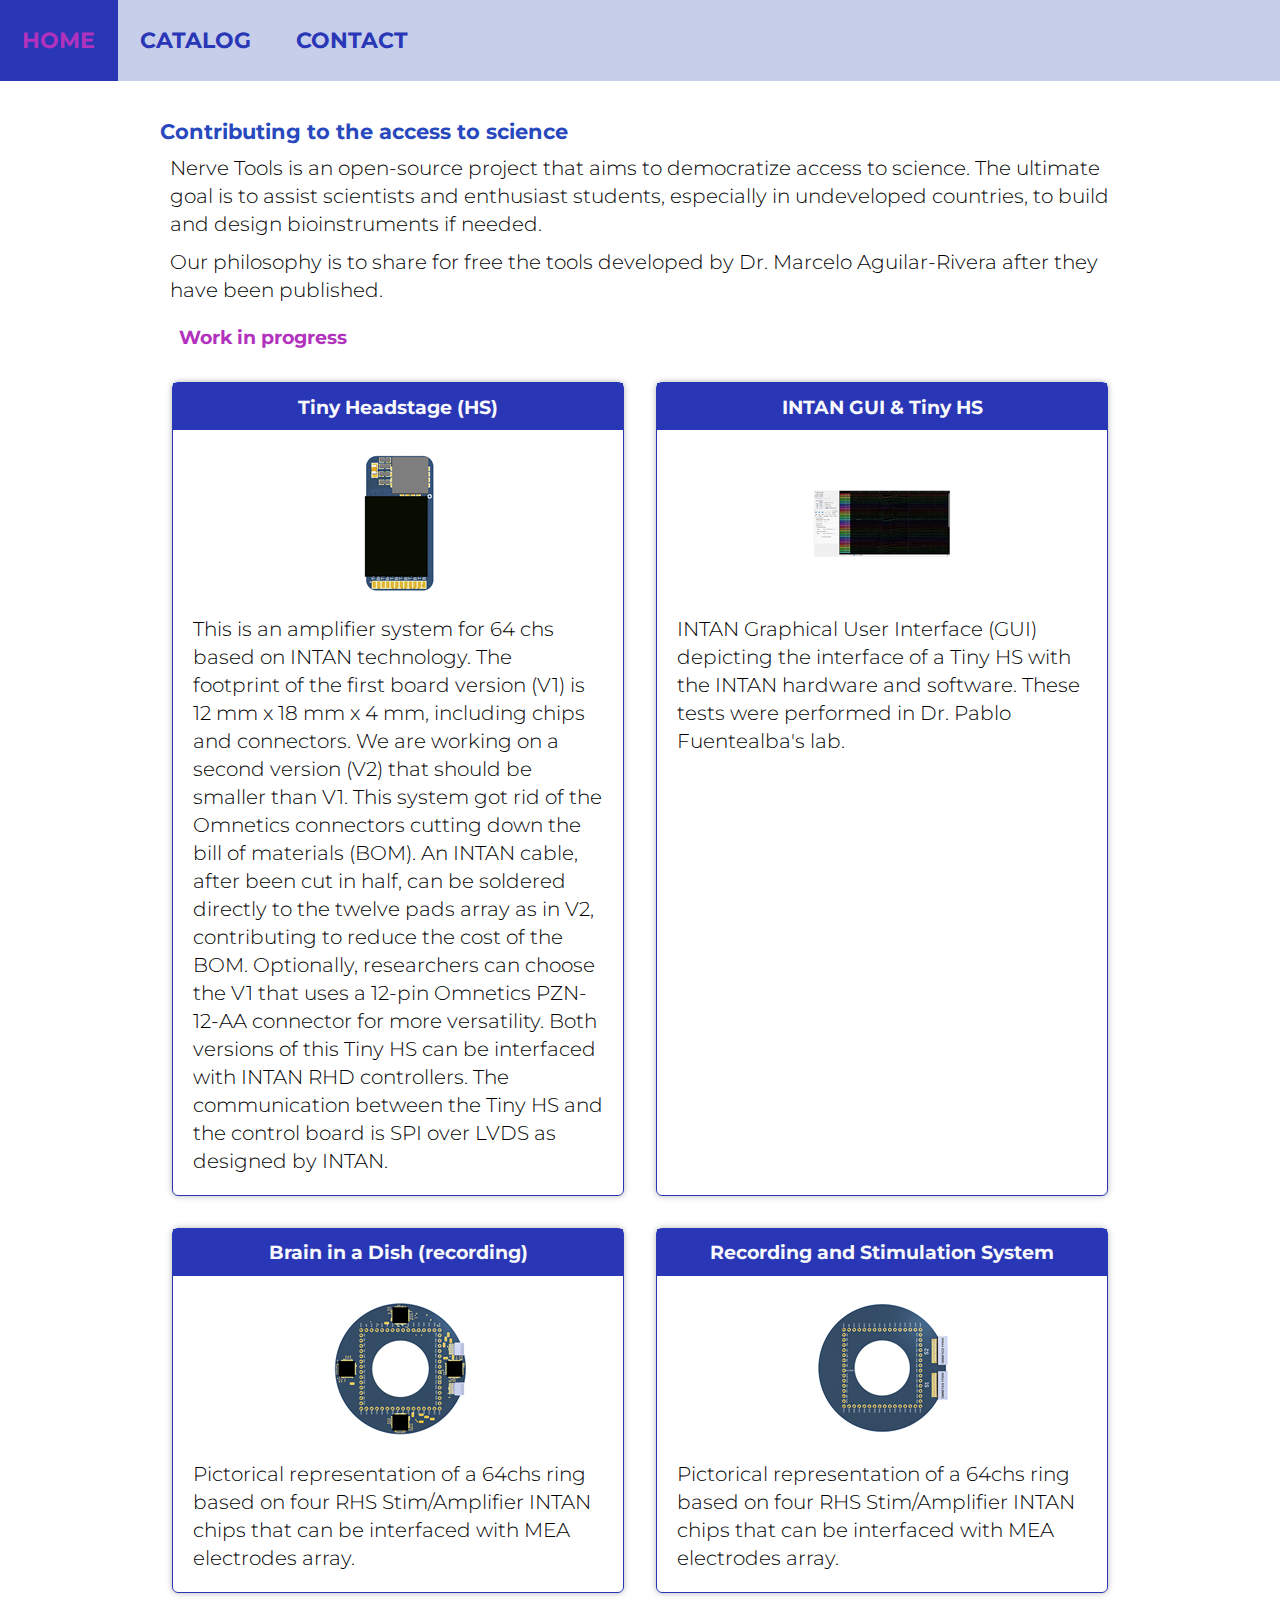
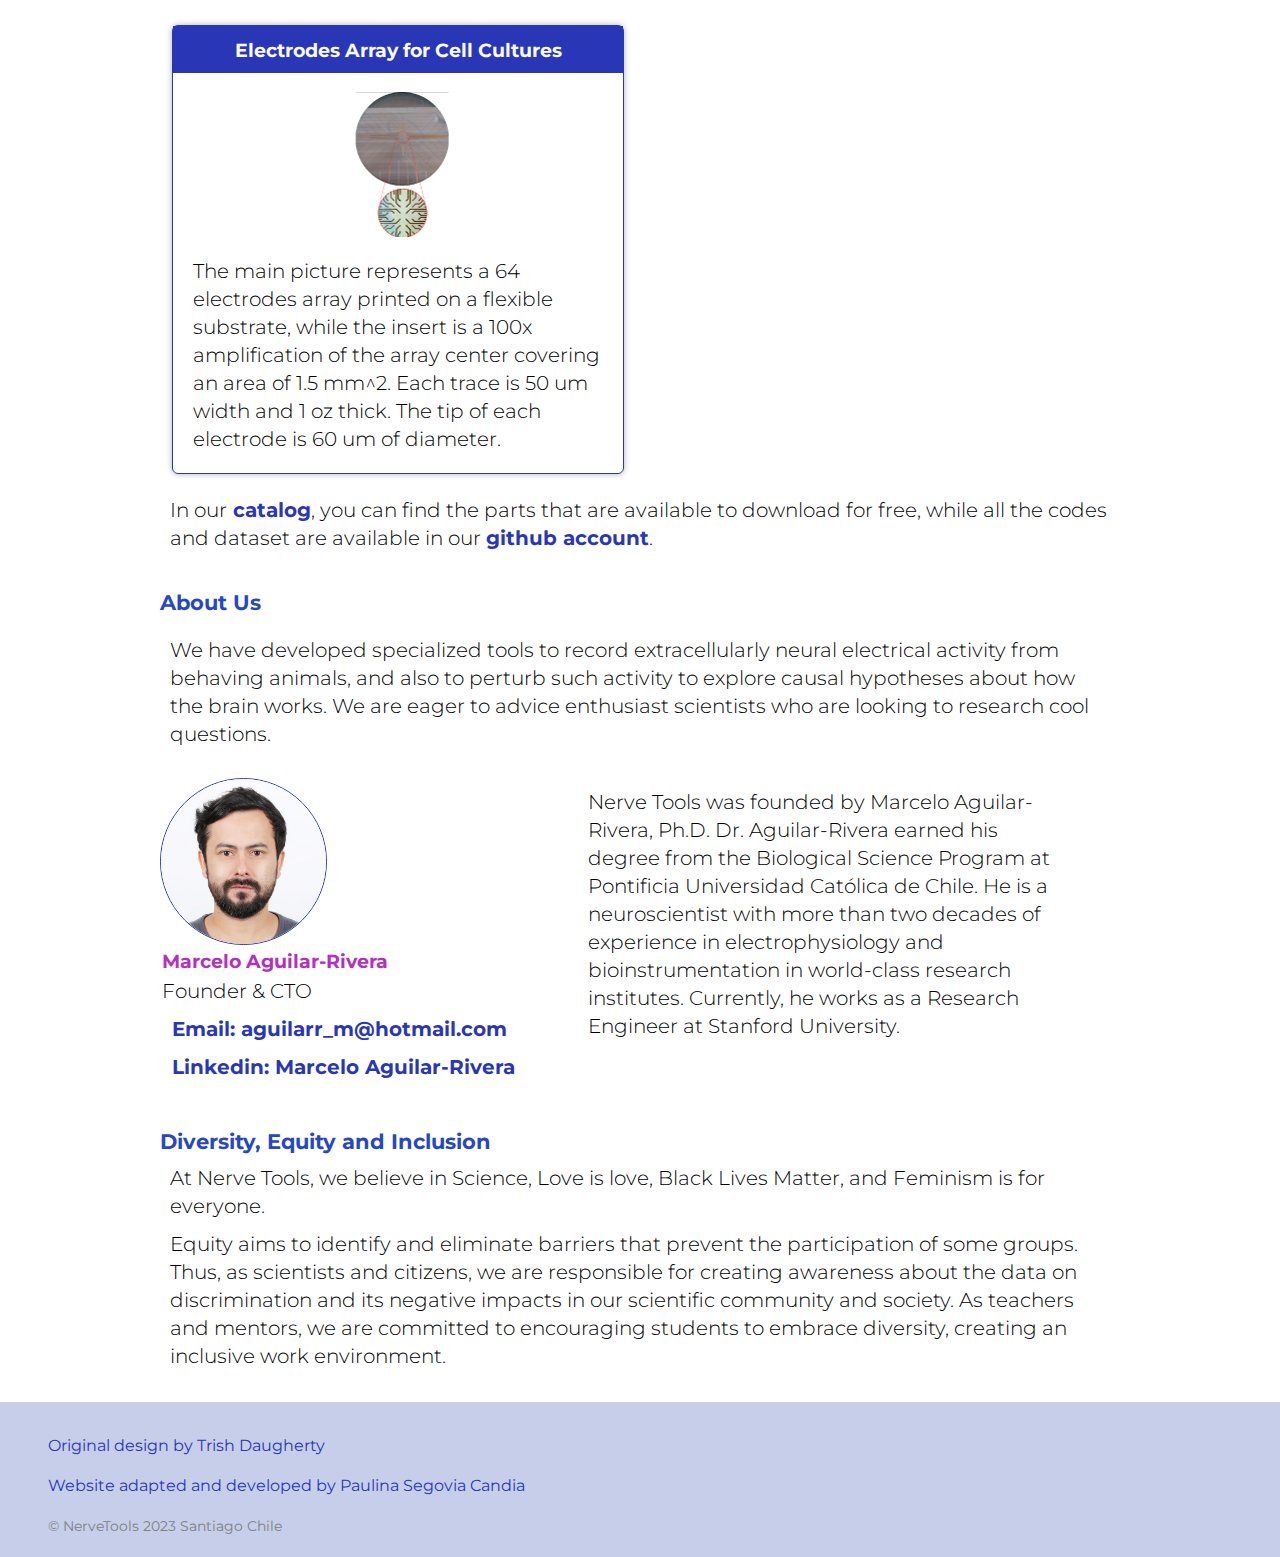
<file: index.html>
<!DOCTYPE html>
<html lang="en">
  <head>
    <meta charset="utf-8">
    <meta http-equiv="X-UA-Compatible" content="ie=edge">
    <meta name="viewport" content="width=device-width, initial-scale=1"> <!-- to make it responsive -->

    <meta name="description" content="Nervetools by HiGreenTech ">
    <meta name="keywords" content="HiGreenTech, Nervetools, tools for neuroscience, Marcelo Aguilar Rivera ">
    <meta name="author" content="Paulina Segovia, Marcelo Aguilar Rivera">

    <title>Nervetools by Hi Green Tech</title>

    <!-- GOOGLE FONTS -->
    <link rel="preconnect" href="https://fonts.googleapis.com">
    <link rel="preconnect" href="https://fonts.gstatic.com" crossorigin>
    <link href="https://fonts.googleapis.com/css2?family=Montserrat:wght@200;300;400;700;800&family=Source+Sans+Pro:wght@200;300;400&display=swap" rel="stylesheet">

    <!-- FONT AWESOME -->
    <link rel="stylesheet" href="https://cdnjs.cloudflare.com/ajax/libs/font-awesome/6.4.0/css/all.min.css" integrity="sha512-iecdLmaskl7CVkqkXNQ/ZH/XLlvWZOJyj7Yy7tcenmpD1ypASozpmT/E0iPtmFIB46ZmdtAc9eNBvH0H/ZpiBw==" crossorigin="anonymous" referrerpolicy="no-referrer" />

    <!-- STYLES -->
    <link rel="stylesheet" href="css/reset.css">
    <link rel="stylesheet" href="css/main.css">
    
    <script src="scripts/script.js" async></script>
    
  </head>

<body>

  <header>
    <!-- <div class="logo">
    <img  class="logo" src="images/Logo.svg" alt="Nerve Tools logo">
    </div> -->

    <nav class="topnav" id="myTopnav">
      <!-- <nav class="navigation"> -->
        <a href="#home" class="active">Home</a>
        <a href="pages/products.html" >Catalog</a>
        <a href="pages/contact.html" >Contact</a>
       
        <a href="#" class="icon">
          <i class="fa fa-bars"></i>
          <!-- <i class="fa-regular fa-rectangle-xmark closeIcon"></i>  -->
        </a> 
        
      <!-- </nav> -->
    </nav>
  </header>

  <main>
    <article class="description">
   
    <h1>Contributing to the access to science</h1>

    <div class="grouping">
      <p>Nerve Tools is an open-source project that aims to democratize access to science. The ultimate goal is to assist scientists and enthusiast students, especially in undeveloped countries, to build and design bioinstruments if needed.</p>
      <p>Our philosophy is to share for free the tools developed by Dr. Marcelo Aguilar-Rivera after they have been published.</p>
    </div>

    <h2>Work in progress</h2>
  
    <div class="prodPic">
      <article class="artCards">
        <h2> Tiny Headstage (HS)</h2>
        <img src="images/tinyHeadstageSm.jpg" alt="TINY HEADSTAGE">
        
        <p>This is an amplifier system for 64 chs based on INTAN technology. The footprint of the first board version (V1) is 12 mm x 18 mm x 4 mm, including chips and connectors. We are working on a second version (V2) that should be smaller than V1. This system got rid of the Omnetics connectors cutting down the bill of materials (BOM). An INTAN cable, after been cut in half, can be soldered directly to the twelve pads array as in V2, contributing to reduce the cost of the BOM. Optionally, researchers can choose the V1 that uses a 12-pin Omnetics PZN-12-AA connector for more versatility. Both versions of this Tiny HS can be interfaced with INTAN RHD controllers. The communication between the Tiny HS and the control board is SPI over LVDS as designed by INTAN.</p>
      </article>

      <article class="artCards">
        <h2> INTAN GUI & Tiny HS</h2>
        <img src="images/intanGuiSm.jpg" alt="INTAN GUi">
        <p>INTAN Graphical User Interface (GUI) depicting the interface of a Tiny HS with the INTAN hardware and software. These tests were performed in Dr. Pablo Fuentealba's lab.</p>
        
      </article>
  
      <article class="artCards">
        <h2> Brain in a Dish (recording)</h2>
        <img src="images/BrainDishProjectSm.jpg" alt="brain dish project">
        <p>Pictorical representation of a 64chs ring based on four RHS Stim/Amplifier INTAN chips that can be interfaced with MEA electrodes array.</p>
      </article>

      <article class="artCards">
        <h2>Recording and Stimulation System</h2>
        <img src="images/BrainDishProject2Sm.jpg" alt="brain dish project">
        <p>Pictorical representation of a 64chs ring based on four RHS Stim/Amplifier INTAN chips that can be interfaced with MEA electrodes array.</p>
      </article>

      <article class="artCards">
        <h2>Electrodes Array for Cell Cultures</h2>
        <img src="images/flexElectrodes_small.png" alt="Electrodes array for cell cultures">
        <p>The main picture represents a 64 electrodes array printed on a flexible substrate, while the insert is a 100x amplification of the array center covering an area of 1.5 mm^2. Each trace is 50 um width and 1 oz thick. The tip of each electrode is 60 um of diameter.</p>
      
        
      </article>
  </div>
  <div class="grouping">
    <p>In our<a href="pages/products.html" class="inLink"> catalog</a>, you can find the parts that are available to download for free, while all the codes and dataset are available in our <a href="https://github.com/nervetools" class="inLink" target="_blank"> github account</a>. </p>
  </div>
  </article>

  <article class="grouping" id="about">
      <h1>About Us</h1>

      <div class="grouping2">
      <p id="p1">We have developed specialized tools to record extracellularly neural electrical activity from behaving animals, and also to perturb such activity to explore causal hypotheses about how the brain works. We are eager to advice enthusiast scientists who are looking to research cool questions. </p>
      
      <div class="marcelo" id="marceloInfo">
        <section>
        <img id="marceloPic" src="images/marcelo2.jpeg" alt="Marcelo Aguilar-Rivera">
        <h2>Marcelo Aguilar-Rivera</h2>
        <h3 id="founder">Founder & CTO</h3>
        <p>
        <a href="mailto:aguilarr_m@hotmail.com" class="inLink">Email: aguilarr_m@hotmail.com</a> 
        </p>
        <p>
        <a href="https://www.linkedin.com/in/marcelo-aguilar-rivera/" class="inLink" target="_blank">Linkedin: Marcelo Aguilar-Rivera</a>
        </p>
      </section>
     
      <div id="descP">
        <p> Nerve Tools was founded by Marcelo Aguilar-Rivera, Ph.D. Dr. Aguilar-Rivera earned his degree from the Biological Science Program at Pontificia Universidad Católica de Chile. He is a neuroscientist with more than two decades of experience in electrophysiology and bioinstrumentation in world-class research institutes. Currently, he works as a Research Engineer at Stanford University. </p>  
      </div>   
    </div>
    </div>
  </article>

  <article class="DEI">
      <h1>Diversity, Equity and Inclusion</h1>
      <p>At Nerve Tools, we believe in Science, Love is love, Black Lives Matter, and Feminism is for everyone. </p>
    
      <p>  Equity aims to identify and eliminate barriers that prevent the participation of some groups. Thus, as scientists and citizens, we are responsible for creating awareness about the data on discrimination and its negative impacts in our scientific community and society. As teachers and mentors, we are committed to encouraging students to embrace diversity, creating an inclusive work environment.</p>
  </article>

</main>
<footer>
  <div>
    <p class="designDeveloper"> Original design by <a class="designDeveloper"
      href="https://trishdaugherty.com/" target="_blank">Trish Daugherty </a> </p>
    <p class="designDeveloper"> Website adapted and developed by <a class="designDeveloper" href="https://www.linkedin.com/in/paulina-segovia-candia/" target="_blank">Paulina Segovia Candia </a> </p>
    <p class="copy">&copy; NerveTools 2023 Santiago Chile</p>
  </div>
</footer>
</body>
  </html>
</file>
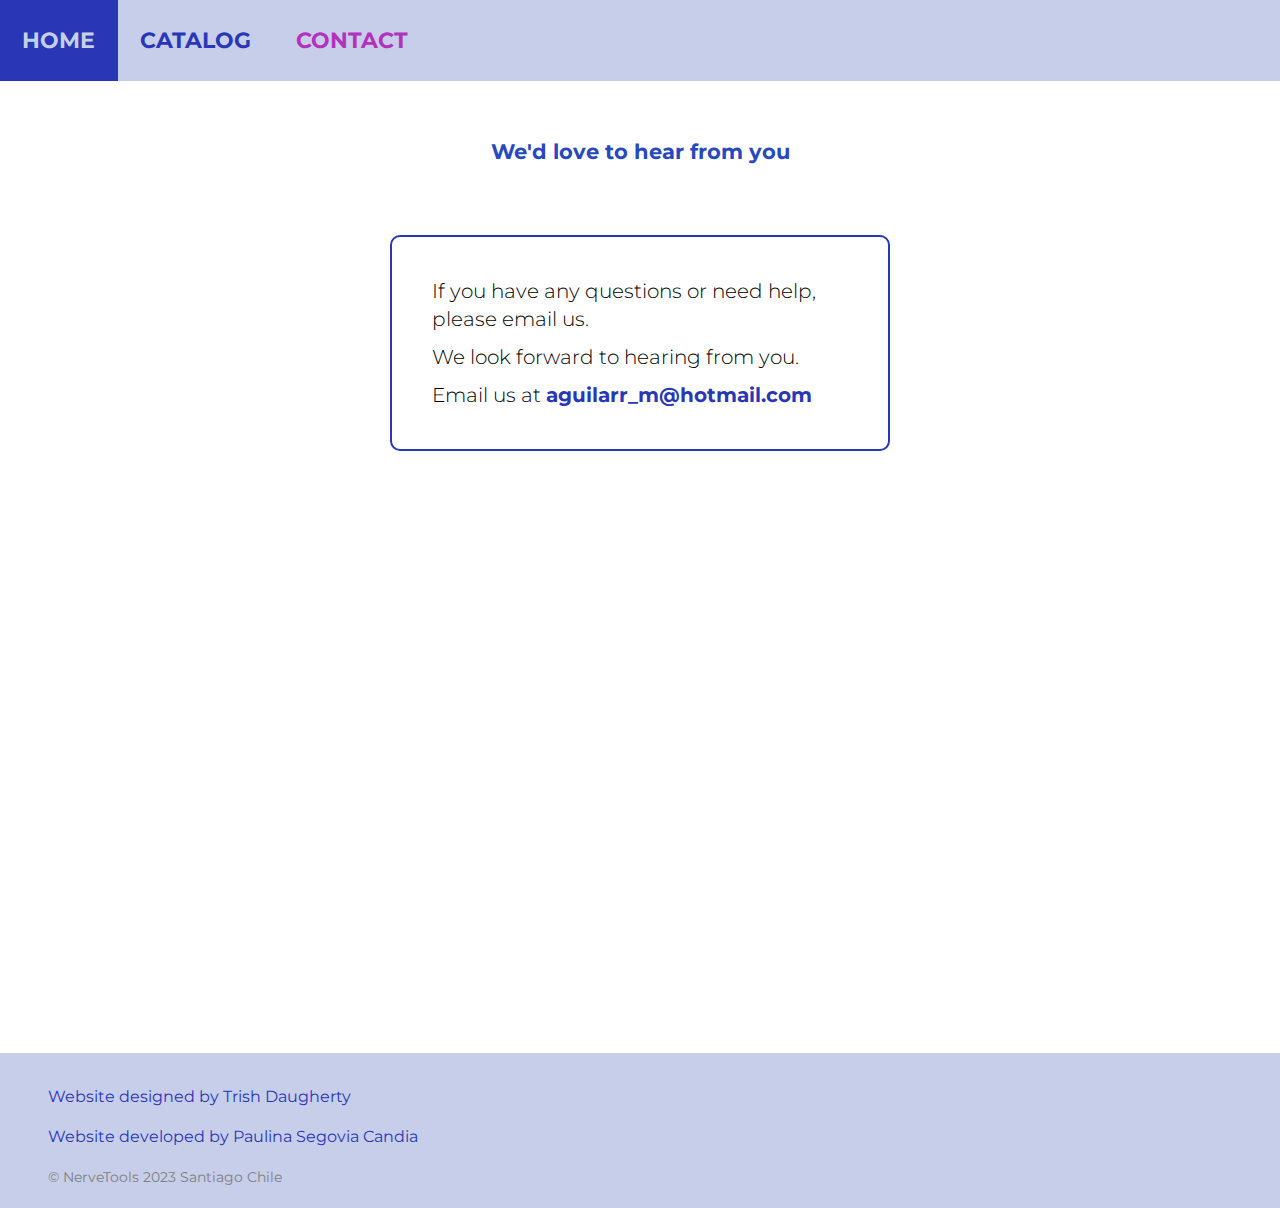
<file: pages/contact.html>
<!DOCTYPE html>
<html lang="en">
  <head>
    <meta charset="utf-8">
    <meta http-equiv="X-UA-Compatible" content="ie=edge">
    <meta name="viewport" content="width=device-width, initial-scale=1"> <!-- to make it responsive -->

    <meta name="description" content="List of products offered by Nervetools  ">
    <meta name="keywords" content="HiGreenTech, Nervetools, tools for neuroscience, Marcelo Aguilar Rivera ">
    <meta name="author" content="Paulina Segovia, Marcelo Aguilar Rivera">

    <title>Nervetools by Hi Green Tech</title>
      <!-- GOOGLE FONTS -->
      <link rel="preconnect" href="https://fonts.googleapis.com">
      <link rel="preconnect" href="https://fonts.gstatic.com" crossorigin>
      <link href="https://fonts.googleapis.com/css2?family=Montserrat:wght@200;300;400;700;800&family=Source+Sans+Pro:wght@200;300;400&display=swap" rel="stylesheet">
  
      <!-- FONT AWESOME -->
      <link rel="stylesheet" href="https://cdnjs.cloudflare.com/ajax/libs/font-awesome/6.4.0/css/all.min.css" integrity="sha512-iecdLmaskl7CVkqkXNQ/ZH/XLlvWZOJyj7Yy7tcenmpD1ypASozpmT/E0iPtmFIB46ZmdtAc9eNBvH0H/ZpiBw==" crossorigin="anonymous" referrerpolicy="no-referrer" />
  
      <!-- STYLES -->
      <link rel="stylesheet" href="../css/reset.css">
      <link rel="stylesheet" href="../css/main.css">
      
      <script src="../scripts/script.js" async></script>
   
  </head>

  <body>
    <header>
      <!-- <div class="logo">
      <img  class="logo" src="images/Logo.svg" alt="Nerve Tools logo">
      </div> -->
  
      <div class="topnav" id="myTopnav">
        <!-- <nav class="navigation"> -->
          <a href="../index.html" >Home</a>
          <a href="../pages/products.html" >Catalog</a>
          <a href="#" class="active" >Contact</a>
         
          <a href="javascript:void(0);" class="icon" onclick="myFunction()">
            <i class="fa fa-bars"></i>
            <!-- <i class="fa-regular fa-rectangle-xmark closeIcon"></i>  -->
          </a> 
          
        <!-- </nav> -->
      </div>
    </header>
      
        <main>
          <article class="contactForm">
            <h1>We'd love to hear from you</h1>

            <div id="simpleForm">
              <p>If you have any questions or need help, please email us.</p>
              <p>We look forward to hearing from you.</p>
              <p >Email us at <a href="mailto:aguilarr_m@hotmail.com" class="inLink">aguilarr_m@hotmail.com</a></p>
            </div>
          </article>
            
            <!-- FORM using MAILTO is mixed content, it is a non-secure form because it targets an insecure endpoint 'mailto:aguilarr_m@hotmail.com'. I found a way to fix it using PHP. In the meantime, I'll change the CONTACT US page for a simple email contact info. -->
<!-- 
            <form id="contactUs" action="mailto:aguilarr_m@hotmail.com?subject=Mail from Nervetools" method="get" enctype="text/plain"> -->
              
              <!-- replace all fieldset for div -->
               <!-- <div class="personalInfo"> 
                <legend>Your personal information</legend>
                <ul>
                  <li>
                    <label for="firstName">First Name:</label>
                    <input type="text" name="first_name" id="firstName" placeholder="Enter your name" required>
                    <span class="rSign">*</span>
                  </li>
                  <li>
                    <label for="lastName">Last Name:</label>
                    <input type="text" name="last_name" id="lastName" placeholder="Enter your last name" required>
                    <span class="rSign">*</span>
                  </li>
                 
                  <li id="Email">
                    <label for="email">Email Address:</label>
                    <input type="email" name="email" id="email" placeholder="name@domain.com" required> <span class="rSign">*</span>
                  </li>
                 
                </ul>
        
              </div>
        
              <div>
              
                    <ul>   
                      <li>
                      <label for="message"> Leave us a message:</label>
                      <textarea name="message" id="message" placeholder="Leave us a message with your question here."></textarea>
                      </li>
                    </ul>
        
                  </div>
        
              <p id="required"> * indicates required field </p> -->
        <!-- name attribute added to the submit input -->
              <!-- <input type="submit" id="submit" name="submit" value="Submit">
            </form>
        
          <p>If you prefer to send us a direct message, our email address is:<a href="mailto:aguilarr_m@hotmail.com" class="email"> aguilarr_m@hotmail.com</a></p>
          </article>
         -->
  
        </main>
    
       <footer>
        <div>
          <p class="designDeveloper"> Website designed by <a class="designDeveloper"
            href="https://trishdaugherty.com/" target="_blank">Trish Daugherty </a> </p>
          <p class="designDeveloper"> Website developed by <a class="designDeveloper" href="https://www.linkedin.com/in/paulina-segovia-candia/" target="_blank">Paulina Segovia Candia </a> </p>
          <p class="copy">&copy; NerveTools 2023 Santiago Chile</p>
        </div>
      </footer>
    </body>


  </html>
</file>
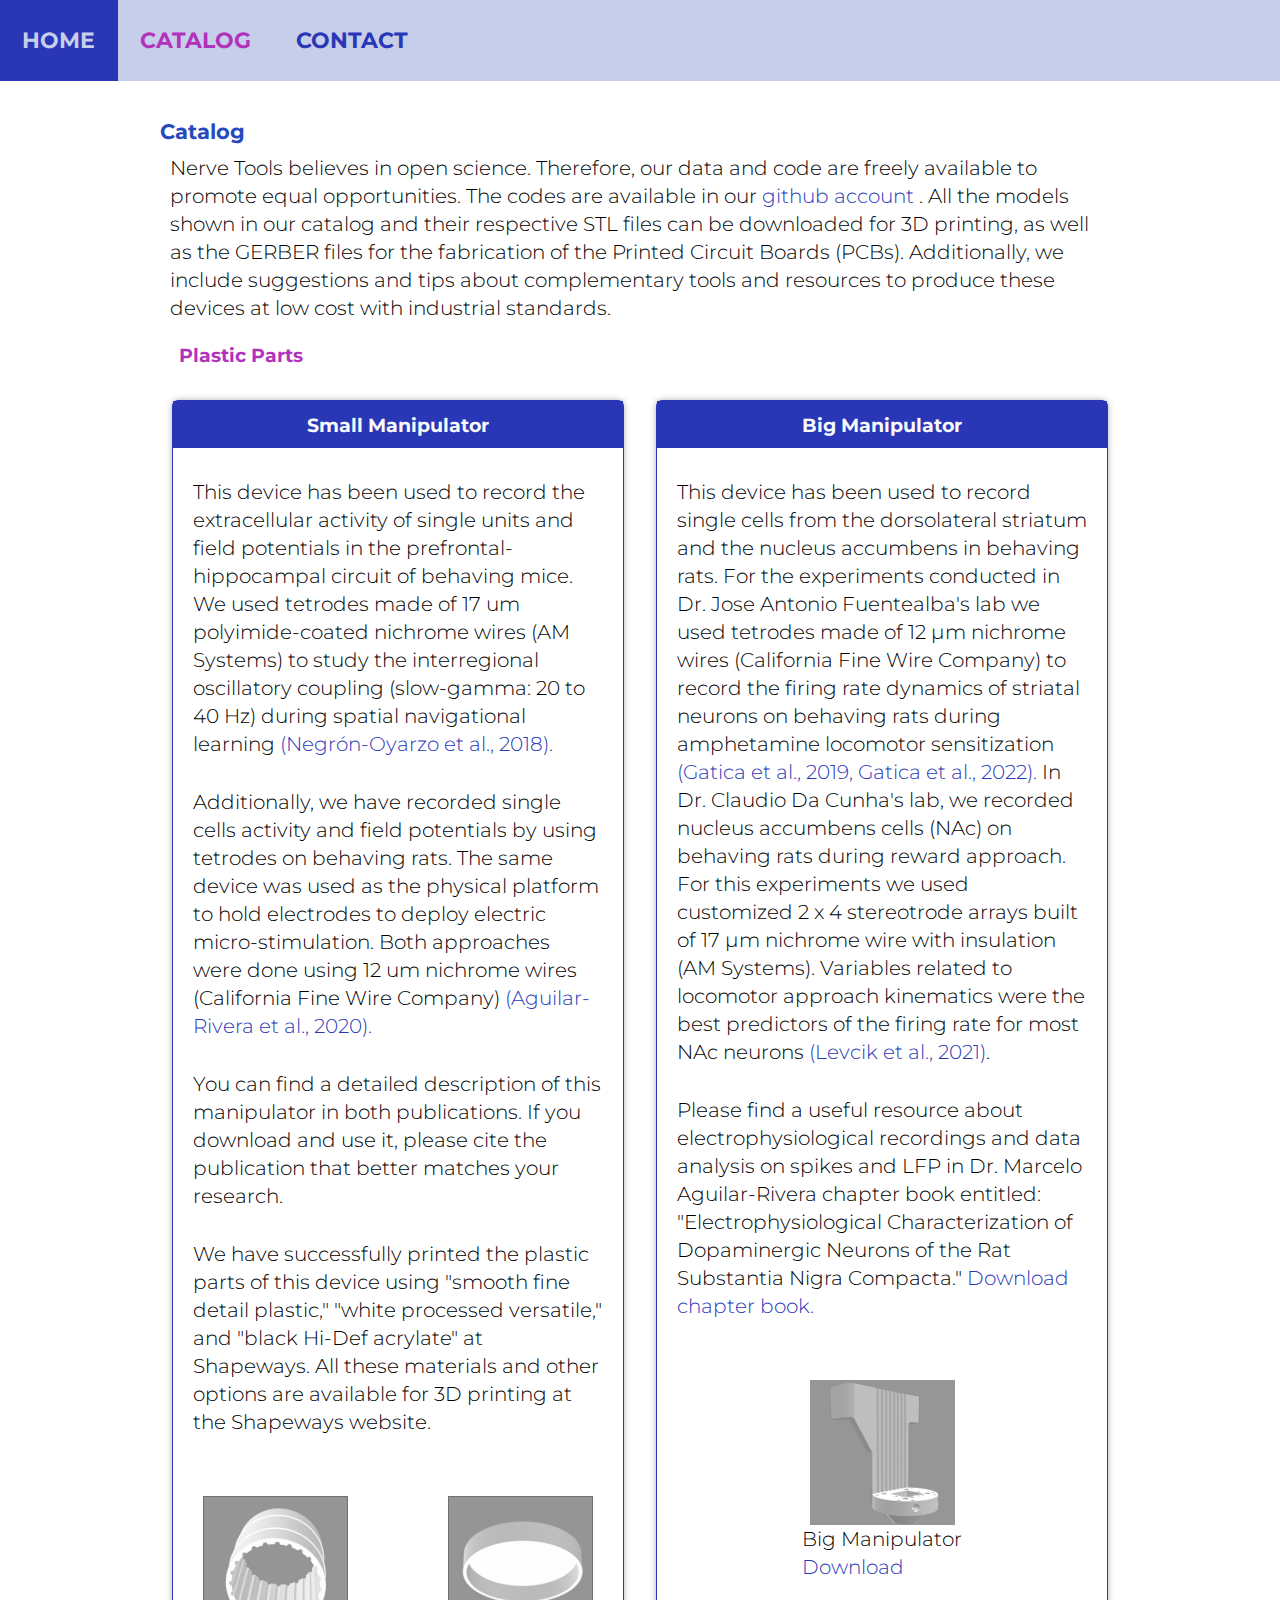
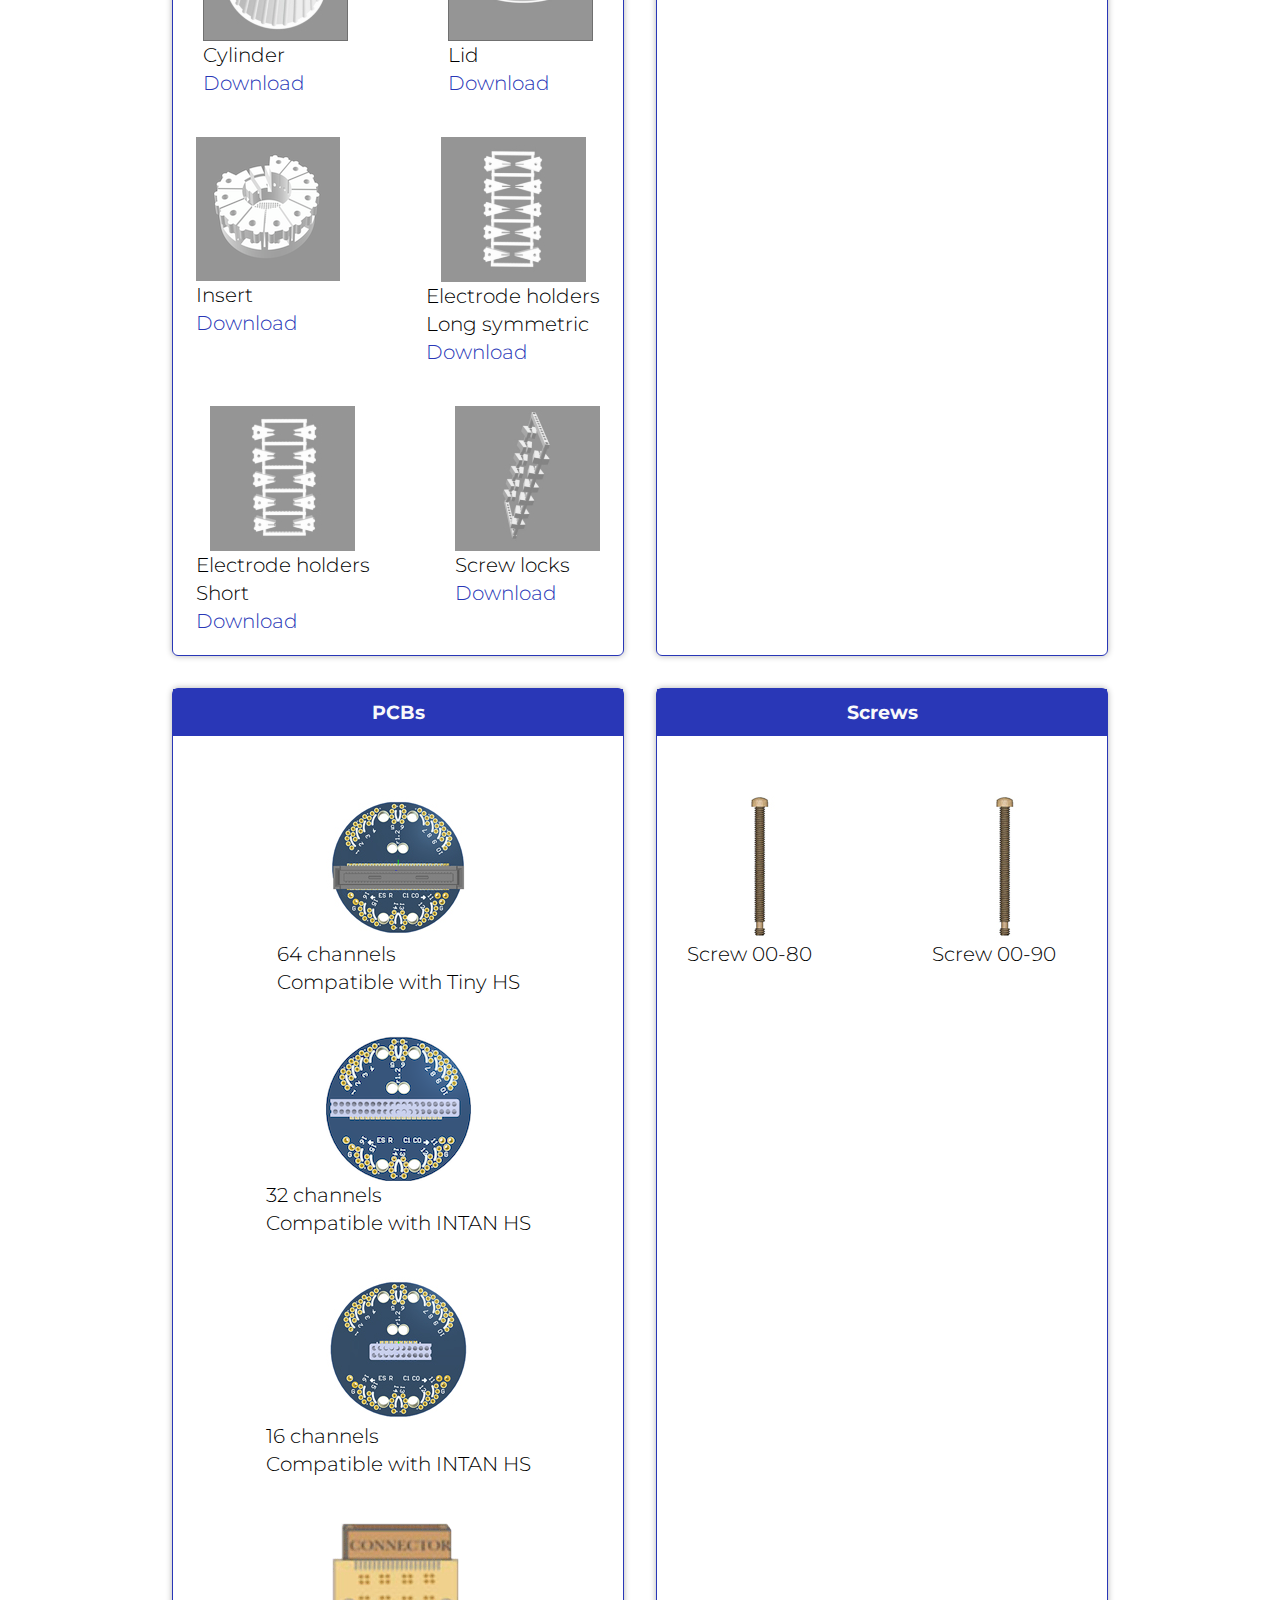
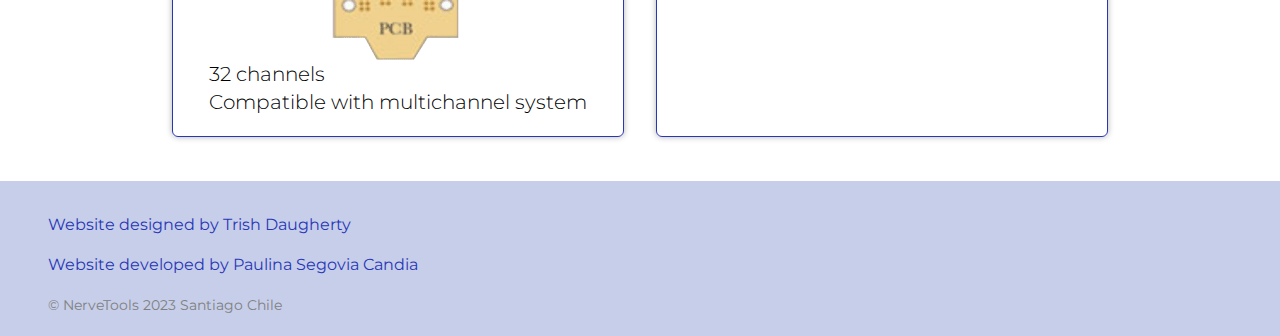
<file: pages/products.html>
<!DOCTYPE html>
<html lang="en">
  <head>
    <meta charset="utf-8">
    <meta http-equiv="X-UA-Compatible" content="ie=edge">
    <meta name="viewport" content="width=device-width, initial-scale=1"> <!-- to make it responsive -->

    <meta name="description" content="List of products offered by Nervetools  ">
    <meta name="keywords" content="HiGreenTech, Nervetools, tools for neuroscience, Marcelo Aguilar Rivera ">
    <meta name="author" content="Paulina Segovia, Marcelo Aguilar Rivera">

    <title>Nervetools by Hi Green Tech</title>

     <!-- GOOGLE FONTS -->
     <link rel="preconnect" href="https://fonts.googleapis.com">
    <link rel="preconnect" href="https://fonts.gstatic.com" crossorigin>
    <link href="https://fonts.googleapis.com/css2?family=Montserrat:wght@200;300;400;700;800&family=Source+Sans+Pro:wght@200;300;400&display=swap" rel="stylesheet">

    <!-- FONT AWESOME -->
    <link rel="stylesheet" href="https://cdnjs.cloudflare.com/ajax/libs/font-awesome/6.4.0/css/all.min.css" integrity="sha512-iecdLmaskl7CVkqkXNQ/ZH/XLlvWZOJyj7Yy7tcenmpD1ypASozpmT/E0iPtmFIB46ZmdtAc9eNBvH0H/ZpiBw==" crossorigin="anonymous" referrerpolicy="no-referrer" />

    <!-- STYLES -->
    <link rel="stylesheet" href="../css/reset.css">
    <link rel="stylesheet" href="../css/main.css">
    
    <script src="../scripts/script.js" async></script>
    
  </head>

  <body>
    <header>
      <!-- <div class="logo">
      <img  class="logo" src="images/Logo.svg" alt="Nerve Tools logo">
      </div> -->
  
      <div class="topnav" id="myTopnav">
        <!-- <nav class="navigation"> -->
          <a href="../index.html" >Home</a>
          <a href="#" class="active">Catalog</a>
          <a href="../pages/contact.html" >Contact</a>
         
          <a href="javascript:void(0);" class="icon" onclick="myFunction()">
            <i class="fa fa-bars"></i>
            <!-- <i class="fa-regular fa-rectangle-xmark closeIcon"></i>  -->
          </a> 
          
        <!-- </nav> -->
      </div>
    </header>
        <main>      
        <article class="description">
         
          <h1>Catalog</h1>

          <div class="grouping">
            <p>Nerve Tools believes in open science. Therefore, our data and code are freely available to promote equal opportunities. The codes are available in our <a href="https://github.com/nervetools" target="_blank">github account</a> . All the models shown in our catalog and their respective STL files can be downloaded for 3D printing, as well as the GERBER files for the fabrication of the Printed Circuit Boards (PCBs). Additionally, we include suggestions and tips about complementary tools and resources to produce these devices at low cost with industrial standards.</p>
          </div>

         <h2> Plastic Parts </h2> 
        
         <div class="prodPic">
           
          <article class="artCards" >
            <h2>Small Manipulator</h2>
            
            <p>This device has been used to record the extracellular activity of single units and field potentials in the prefrontal-hippocampal circuit of behaving mice. We used tetrodes made of 17 um polyimide-coated nichrome wires (AM Systems) to study the interregional oscillatory coupling (slow-gamma: 20 to 40 Hz) during spatial navigational learning <a href="https://www.pnas.org/doi/full/10.1073/pnas.1720117115" target="_blank">(Negrón-Oyarzo et al., 2018).</a></p>

            <p>Additionally, we have recorded single cells activity and field potentials by using tetrodes on behaving rats. The same device was used as the physical platform to hold electrodes to deploy electric micro-stimulation. Both approaches were done using 12 um nichrome wires (California Fine Wire Company) <a href="https://www.nature.com/articles/s41598-020-78200-w" target="_blank"> (Aguilar-Rivera et al., 2020).</a></p>

            <p>You can find a detailed description of this manipulator in both publications. If you download and use it, please cite the publication that better matches your research.</p>

            <p>We have successfully printed the plastic parts of this device using "smooth fine detail plastic," "white processed versatile," and "black Hi-Def acrylate" at Shapeways. All these materials and other options are available for 3D printing at the Shapeways website.</p>
           
            <div class="articlePics">
            <article>
              <img src="../images/cylinder1.jpg" alt=" Cylinder">
              <h3>Cylinder</h3>
              <a href="../images/cupSmall.stl" download>Download</a>
            </article>
        
            <article>
              <img src="../images/lid1.jpg" alt="Lid">
              <h3> Lid</h3>
              <a href="../images/lidSmall.stl" download>Download</a>
            </article>

            <article>
              <img src="../images/insertSmall.png" alt=" Insert">
              <h3>Insert</h3>
              <a href="../images/insertSmall.stl" download>Download</a>
            </article>
        
            <article>
              <img src="../images/electrodeHolderLongSym.jpg" alt="Electrode holders long symmetric">
              <h3>Electrode holders</h3>
              <h4>Long symmetric</h4>
              <a href="../images/symetricLongHolders.stl" download>Download</a>
            </article>

            <article>
              <img src="../images/electrodeHolderShort.jpg" alt="Electrode holders short">
              <h3>Electrode holders</h3>
              <h4>Short</h4>
              <a href="../images/shortHolders.stl" download>Download</a>
            </article>
              
            <article>
              <img src="../images/screwLocks.jpg" alt="Screw locks">
              <h3>Screw locks</h3>
              <a href="../images/screwLocks.stl" download>Download</a>
            </article>
          </div>
       </article>
        
       <article class="artCards">
          <h2>Big Manipulator</h2>
            
          <p>This device has been used to record single cells from the dorsolateral striatum and the nucleus accumbens in behaving rats. For the experiments conducted in Dr. Jose Antonio Fuentealba's lab we used tetrodes made of 12 μm nichrome wires (California Fine Wire Company) to record the firing rate dynamics of striatal neurons on behaving rats during amphetamine locomotor sensitization <a href="https://www.sciencedirect.com/science/article/pii/S0306452219308383?via%3Dihub" target="_blank">(Gatica et al., 2019,</a>  <a href="https://www.sciencedirect.com/science/article/abs/pii/S0361923021003488?via%3Dihub" target="_blank"> Gatica et al., 2022). </a> In Dr. Claudio Da Cunha's lab, we recorded nucleus accumbens cells (NAc) on behaving rats during reward approach. For this experiments we used customized 2 x 4 stereotrode arrays built of 17 μm nichrome wire with insulation (AM Systems). Variables related to locomotor approach kinematics were the best predictors of the firing rate for most NAc neurons <a href="https://www.biorxiv.org/content/10.1101/2021.01.12.425739v1" target="_blank">(Levcik et al., 2021)</a>. 
            </p>
          

          <p> Please find a useful resource about electrophysiological recordings and data analysis on spikes and LFP in Dr. Marcelo Aguilar-Rivera chapter book entitled: "Electrophysiological Characterization of Dopaminergic Neurons of the Rat Substantia Nigra Compacta."  <a href="../images/chapterBook.pdf" download>Download chapter book.</a> </p>
          
          <div class="articlePics">
            <article>
              <img src="../images/bigManip_small.png" alt="big manipulator">
              <h3>Big Manipulator</h3>
              <a href="../images/bigManip.stl" download>Download</a>
            </article>
          </div>
        </article>

        <article class="artCards">
            <h2>PCBs</h2>
            
            <div class="articlePics">
          
              <article>
                <img src="../images/EIB64Sm.jpg" alt="EIB 64 channels">
                <h3> 64 channels </h3>
                <h4>Compatible with Tiny HS</h4>
              </article>

              <article>
                  <img src="../images/EIB32Sm.png" alt="EIB 32 channels">
                  <h3> 32 channels</h3>
                  <h4> Compatible with INTAN HS</h4>
              </article>

              <article>
                <img src="../images/EIB16Sm.jpg" alt="EIB 16 channels">
                <h3> 16 channels</h3>
                <h4>Compatible with INTAN HS</h4>
              </article>

              <article>
                <img src="../images/pcb32chs_Small.png" alt="EIB 32 channels">
                <h3> 32 channels</h3>
                <h4> Compatible with multichannel system</h4>
              </article>
            </div>
          </article>

          <article class="artCards">
            <h2>Screws</h2>
            
            <div class="articlePics">
            <article>
              <img src="../images/screw0090Sm.jpg" alt="Screw 00-80">
              <h3>Screw 00-80</h3>
            </article>

            <article>
                <img src="../images/screw0090Sm.jpg" alt="00-90">
                <h3>Screw 00-90</h3>
                
              </article>
          </div>
          </article>
          </div>
        </article>

        </main>
        <footer>
          <div>
            <p class="designDeveloper"> Website designed by <a class="designDeveloper"
              href="https://trishdaugherty.com/" target="_blank">Trish Daugherty </a> </p>
            <p class="designDeveloper"> Website developed by <a class="designDeveloper" href="https://www.linkedin.com/in/paulina-segovia-candia/" target="_blank">Paulina Segovia Candia </a> </p>
            <p class="copy">&copy; NerveTools 2023 Santiago Chile</p>
          </div>
        </footer>
  </body>

  </html>
</file>
<file: css/main.css>
/*****************************************************************
***********************************************************
     2. GLOBAL STYLES FOR ALL PAGES
***********************************************************
**********************************************************************/


  /* GLOBAL VARIABLES */

:root {
  /* typography*/
  --primary-font: 'Montserrat', sans-serif;
  --secondary-font: 'Source Sans Pro', serif;
  --fw-l: 300;
  --fw-m:400;
  --fw-b:700;
  --fs-base: 1rem;
  
  /* colors  */
  
  --primary-color: #c6ceea;
  --secondary-color: #2937B7;
  --tertiary-color: #B232BD;
  --neutral-lt-color: #f8f9fa;
  
  /* helper  */
  --spacer: 1.5rem;
  --spacer-dbl: calc(var(--spacer) * 2);
  --border-radius: 6px;
  --shadow: 0 0 6px rgba(0,0,0,.3);
  }

  * {
    margin: 0;
    padding: 0;
    box-sizing: border-box;
  }

  body {
    font-family: var(--primary-font);
    max-width: 2000px;
    margin: auto;
    min-height: 100vh;
    /* width: 100%; */
    /* height: 100%; */
  }
  
  img {
    max-width: 100%;
    height: auto;
    display: flex;
    flex-direction: column;
    align-items: center;
 
  }
  
  /********************************************************
***********************************************************
     3. HEADER
***********************************************************
**************************************************************/

  header {   
    background-color: var(--primary-color);
    margin-bottom: 0;
    color: var(--secondary-color);
  }

  .logo {
    display: flex;
    flex-direction: row;
    margin: .6em .6em 0 .6em;
  }
  
  a {
    text-decoration: none;
    color: var(--secondary-color);
  }

   /********************************************************
***********************************************************
     4. NAV
***********************************************************
**************************************************************/

.topnav {
  overflow: hidden;
  background-color: var(--primary-color);
}

/* .navigation { margin-top: .5em; }

.navigation ul {
  display: flex;
  flex-direction:row;
  justify-content: space-around;
}

.navigation li{
  padding: .4em;
  border-bottom: none;
  font-weight:400;
  /* font-family: var(--primary-font); */
  /* } */


.topnav a {
  text-transform: uppercase;
  float: left;
  display: block;
  color: var(--secondary-color);
  text-align: center;
  padding: 1.3em 1em;
  text-decoration: none;
  font-weight: var(--fw-b);
  font-size: 1.4em;
}

.topnav a:hover {
  background-color: var(--secondary-color);
  color: var(--primary-color);
}

.topnav a.active {
  color: #B232BD;
}

.topnav .icon {
  display: none;
}

.topnav .icon a:hover {
  color: var(--secondary-color);
  background-color: var(--primary-color);
}

.fa-bars {
  font-size: 1.3em;
  /* padding-right: .8em; */
}

/* .navigation a {
  text-transform: uppercase;
  display: block;
  padding: .8em;
  font-weight: var(--fw-b);
  font-size: calc(var(--fs-base) * 1.1);
} */

/* .navigation a:hover {  color: #4BA2C2; }

.navigation a:active {  color: #B232BD; } */


   /********************************************************
***********************************************************
     5. MAIN
***********************************************************
**************************************************************/
 
  main {
    margin: .5em;
  }
  
  main article {
    margin: 1.1em 1.1em 0 1.1em;;
    line-height: 1.4em;
    font-weight: var(--fw-l);
  }

  main h1 {
    color: #2848BE;
    font-size: calc(var(--fs-base)*1.3);
    font-weight: var(--fw-b);
    margin-bottom: .5em;
    margin-top: 1em;
    line-height: 1.1em;
  }

  main h2 {
    color: #B232BD;
    font-size: calc(var(--fs-base)*1.2);
    font-weight: var(--fw-b);
    margin: 1em ;
}

.inLink {
  font-weight: bold;
}

.prodPic {
  display: flex;
  flex-direction: column;
  gap: var(--spacer);
}

.artCards {
  border: solid 1px var(--secondary-color);
  border-radius:  var(--border-radius);
  box-shadow: var(--shadow);  
  margin: .6em;


}

.prodPic h2 {
  text-align: center;
  background-color: var(--secondary-color);
  color: var(--neutral-lt-color);
  margin-top: 0;
  margin-left: 0;
  margin-right: 0;
  padding: 0.5em;
}
 .prodPic img {
  margin: auto;
 }

 .prodPic p {
  padding: .5em;
}


#catalogue {
  color:var(--secondary-color);
}
 
.marcelo h3 {
  margin: .5em .5em 1em .5em; 
}

article p {
  margin: .5em;
}

/* .products a, .description a {
    color: var(--tertiary-color);
    font-weight: var(--fw-m);
} */

.articlePics {
    display: flex;
    flex-wrap: wrap;
    gap: 0 2em;
    justify-content:space-around;
    margin-bottom: 1em;
}

#marceloPic {
  border-radius: 10em;
  border: solid 1px var(--secondary-color);
  max-width: 40%;
}

.marcelo h2, .marcelo h3, .marcelo a {
    margin: .2em 0 ;
}


.DEI ul li::before {
  content: "\2022"; 
  color:var(--secondary-color);
  display: inline-block; 
  width: 1.5em; 
  margin-left: 1em; 
} 

 /********************************************************
***********************************************************
     5. CONTACT FORM
***********************************************************
**************************************************************/

.contactForm {  
  min-height: 100vh;
  display: flex;
  flex-direction: column;
  align-items: center;
 }

 #simpleForm {
  margin: auto ;
  margin-top: 3em;
  padding: 1.5em;
  border: solid 2px var(--secondary-color);
  border-radius: 10px;
  min-width: 200px;
  max-width: 350px;
 }


/*
.contactForm p {
  font-size: 1em;
  margin-bottom: .5em;
}

form {
  background-color: #fff;
  border: solid 1px #666;
  padding: 1em;
  margin-bottom: 2em;
}

fieldset {
  padding: 1em;
  margin-bottom: 1em;
  border-radius: 5px;
}

legend {  padding: .5em; }

form li {
  margin-bottom: .7em;
  padding: .2em;
}

input[type="radio"]+label, input[type="checkbox"]+label { ********ATTRIBUTE SELECTOR****** */
  /* display: inline;
  padding-right: .5em;
}

input, textarea, select{
  padding: .5em;
  font-family: 'Montserrat', sans-serif;
  border: solid 1px #1161A2;
  border-radius: 3px;
}

.radio li {  display: inline-block; }

.span {
  padding-bottom: .5em;
  display: block;
}

.rSign { font-size: 1.5em; }

#message {
  display: block;
  width: 100%;
  resize: none;
  height: 200px;
}

#required {
  color: black;
  margin: 0;
  padding: 0 0.2em 1em;
  font-size: 1em;
}

#submit {
  padding: 1em 10em;
  font-size: .8em;
  text-transform: uppercase;
  color: white;
  background-color:#B232BD;
  display: block;
  margin: auto;
}

#contactUs {
  margin: 1em auto;
  padding: 1em;
  background-color: #9BA9D7;
} */

 /********************************************************
***********************************************************
     5. FOOTER
***********************************************************
**************************************************************/

footer div {
    padding: 1em 3em;
    background-color: var(--primary-color);
    margin-top: 2em;
    color: var(--tertiary-color);
    font-family: var(--primary-font);
}

.designDeveloper {
  color: var(--secondary-color);
  margin-top: 1em;
  font-size: 1em;
  line-height: 1.5em;
  /* font-weight: var(--fw-b); */
}


footer a:hover {  color: var(--tertiary-color); }


.copy {
    font-size: .9em;
    color: gray;
    line-height: 2em;
    margin-top: 1em;
}


/* beginning Medium and desktop size screen*/

/* NAVBAR */

@media screen and (max-width: 600px) {
  .topnav a:not(:first-child) {display: none;}
  .topnav a.icon {
    float: right;
    display: block;
  }
}


@media screen and (max-width: 600px) {
  .topnav.responsive {position: relative;}
  .topnav.responsive .icon {
    position: absolute;
    right: 0;
    top: 0;
  }
  .topnav.responsive a {
    float: none;
    display: block;
    text-align: left;
  }
} 


@media only screen and (min-width:800px) {

  header {
    max-width: 100%;
  }
  /* .navigation ul {
    justify-content:flex-start;
  } */

  h1 {
    font-size: 1.6em;
  }

  h2 {
    font-size: 1.5em;
  }

  main {
    font-size: 1.25em;
    max-width: 75%;
    margin: auto;
  }

  main article {
    margin: auto;
    margin-top: 2em;
  }

  div.prodPic {
    display: grid;
    grid-template-columns: 1fr 1fr;
    gap: calc(var(--spacer) / 3);
    font-size: 1em;
  }
 
  /*******ABOUT US HOME*********/
  .grouping2 {
    display: grid;
    gap: 1em;
  }

  #p1 {
    grid-column: 1 / span 3 ;
    grid-row: 1 / 1;
  }

  #marceloInfo {
    /* grid-column: 1/ 2;
    grid-row: 2 / 3; */
    display: grid;
    grid-template-columns: 1fr 1.2fr;
  }

  #descPic {
    grid-column: 2 / 3;
    grid-row: 2 / 3;
  }

  .marcelo h2, .marcelo h3, .marcelo a {
    margin: .1em;
  }

  #simpleForm {
    max-width: 500px;
  }
}
</file>
